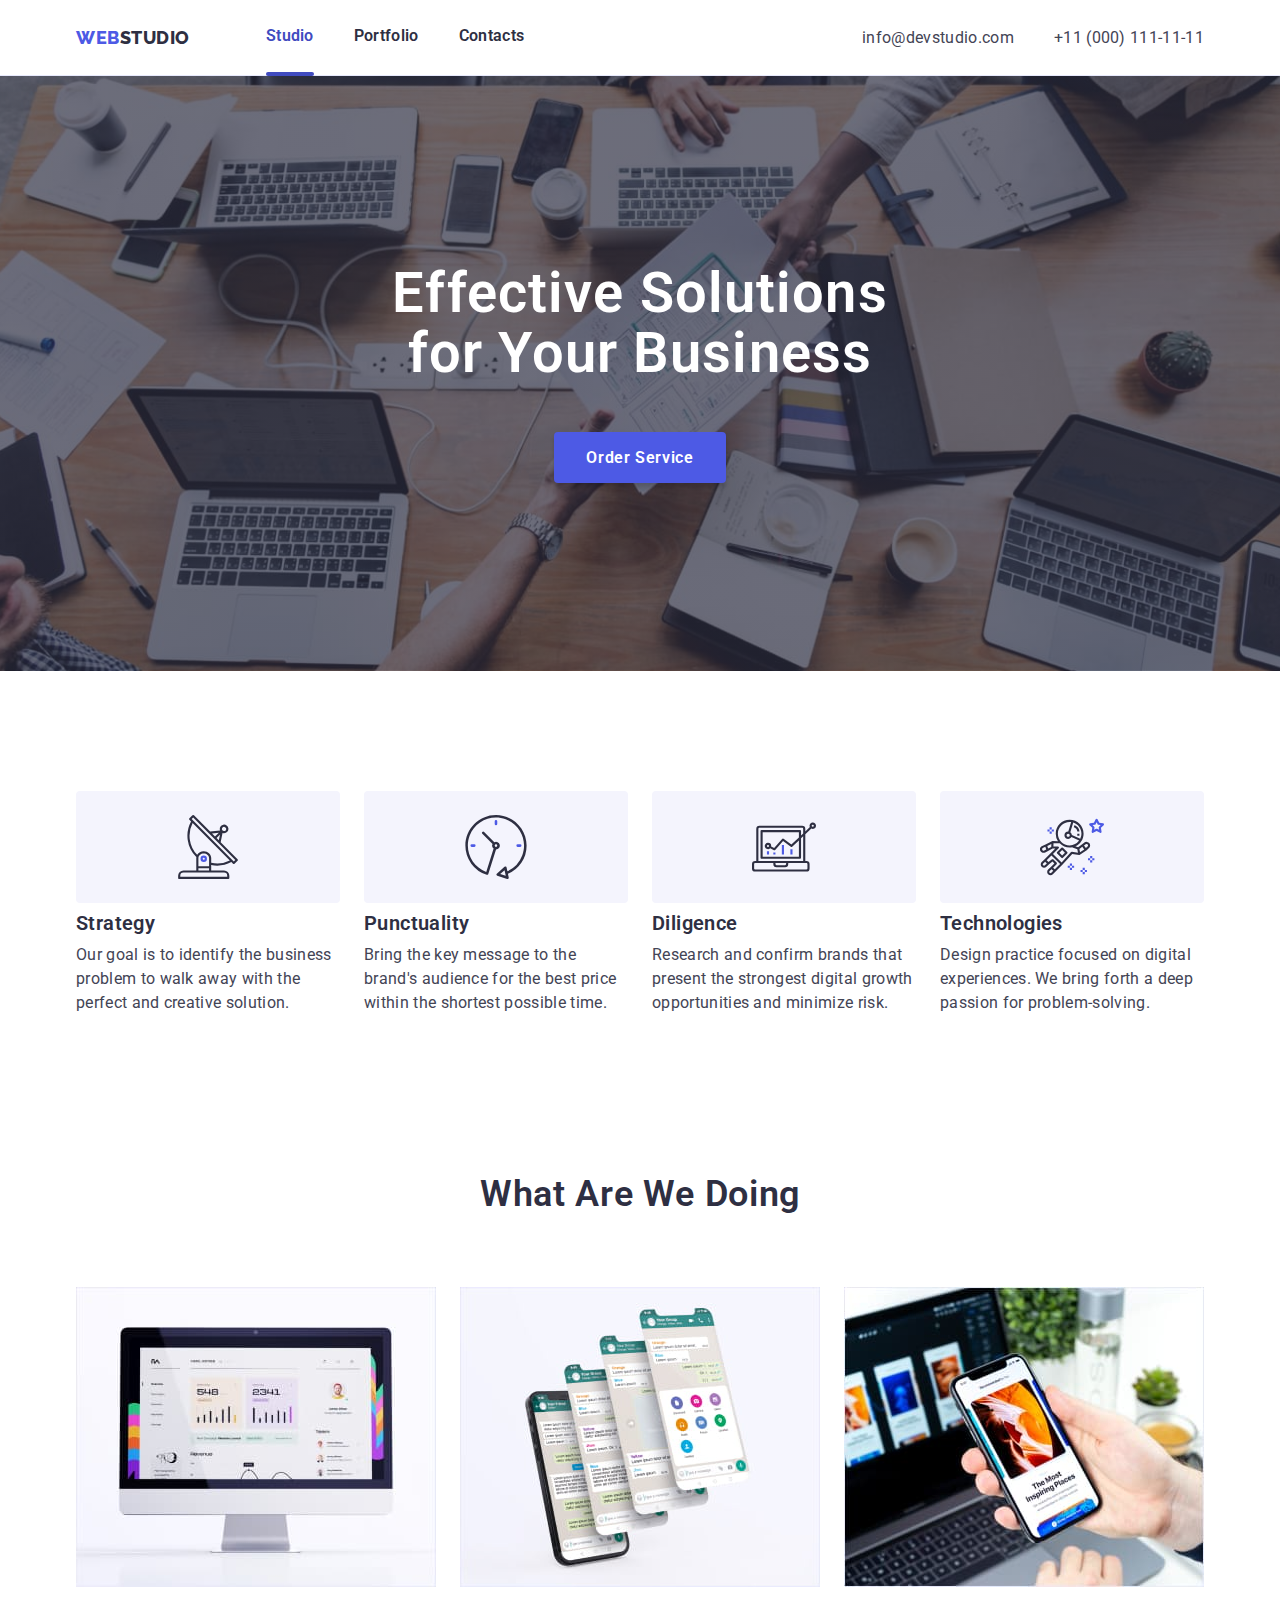
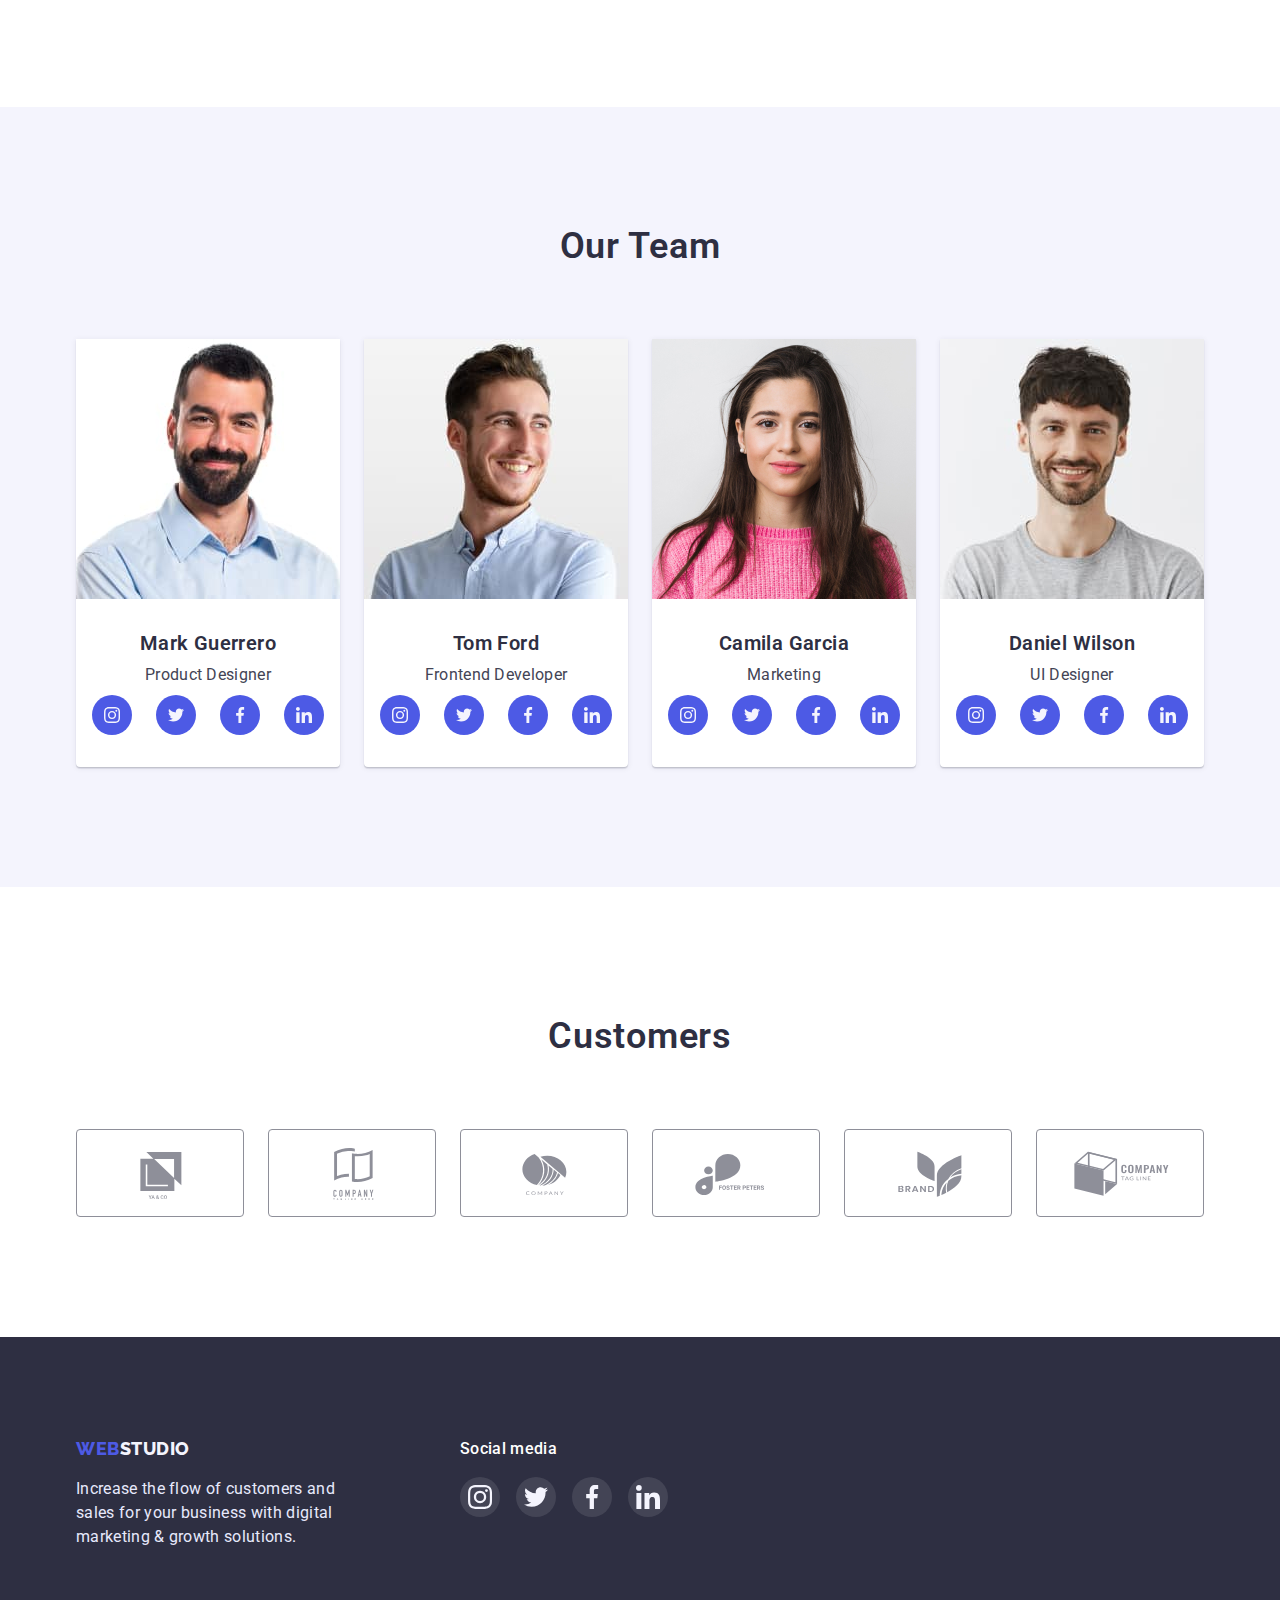
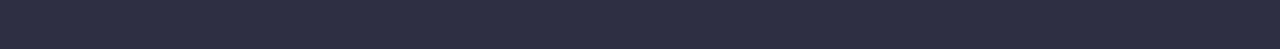
<file: index.html>
<!DOCTYPE html>
<html lang="en">
  <head>
    <meta charset="UTF-8" />
    <meta http-equiv="X-UA-Compatible" content="IE=edge" />
    <meta name="viewport" content="width=device-width, initial-scale=1.0" />
    <title>WebStudio</title>
    <link rel="preconnect" href="https://fonts.googleapis.com" />
    <link rel="preconnect" href="https://fonts.gstatic.com" crossorigin />
    <link
      href="https://fonts.googleapis.com/css2?family=Raleway:wght@800&family=Roboto:wght@400;500;700;900&display=swap"
      rel="stylesheet"
    />
    <link
      rel="stylesheet"
      href="https://cdnjs.cloudflare.com/ajax/libs/modern-normalize/1.1.0/modern-normalize.min.css"
    />
    <link rel="stylesheet" href="./css/styles.css" />
  </head>
  <body>
    <!--Header-->
    <header class="header">
      <div class="container nav-flex">
        <nav class="header-navigation">
          <a class="logo link" href="./index.html"
            ><span class="logo-accent">WEB</span>STUDIO</a
          >
          <ul class="header-list list">
            <li class="header-item">
              <a class="header-link link active-link" href="./index.html"
                >Studio</a
              >
            </li>
            <li class="header-item">
              <a class="header-link link" href="./portfolio.html">Portfolio</a>
            </li>
            <li class="header-item">
              <a class="header-link link" href="">Contacts</a>
            </li>
          </ul>
        </nav>
        <ul class="header-contacts-list list">
          <li class="contacts-item">
            <a class="contacts-link link" href="mailto:info@devstudio.com"
              >info@devstudio.com</a
            >
          </li>
          <li class="contacts-item">
            <a class="contacts-link link" href="tel:+110001111111"
              >+11 (000) 111-11-11</a
            >
          </li>
        </ul>
      </div>
    </header>

    <!--Main-->
    <main>
      <!--Hero-->
      <section class="hero hero-section">
        <div class="container">
          <div class="">
            <h1 class="hero-title">
              Effective Solutions<br />for Your Business
            </h1>
            <button data-modal-open class="hero-btn btn" type="button">
              Order Service
            </button>
          </div>
        </div>
      </section>

      <!--Section 1 BENEFITS-->
      <section class="benefits section">
        <div class="container">
          <ul class="benefits-list-icon list">
            <li class="benefits-item-icon">
              <svg class="benefits-icon" width="64" height="64">
                <use href="./images/icons.svg#icon-antenna"></use>
              </svg>
            </li>
            <li class="benefits-item-icon">
              <svg class="benefits-icon" width="64" height="64">
                <use href="./images/icons.svg#icon-clock"></use>
              </svg>
            </li>
            <li class="benefits-item-icon">
              <svg class="benefits-icon" width="64" height="64">
                <use href="./images/icons.svg#icon-diagram"></use>
              </svg>
            </li>
            <li class="benefits-item-icon">
              <svg class="benefits-icon" width="64" height="64">
                <use href="./images/icons.svg#icon-astronaut"></use>
              </svg>
            </li>
          </ul>
          <ul class="benefits-list list">
            <li class="benefits-item">
              <h3 class="benefits-heading">Strategy</h3>
              <p class="benefits-text">
                Our goal is to identify the business problem to walk away with
                the perfect and creative solution.
              </p>
            </li>
            <li class="benefits-item">
              <h3 class="benefits-heading">Punctuality</h3>
              <p class="benefits-text">
                Bring the key message to the brand's audience for the best price
                within the shortest possible time.
              </p>
            </li>
            <li class="benefits-item">
              <h3 class="benefits-heading">Diligence</h3>
              <p class="benefits-text">
                Research and confirm brands that present the strongest digital
                growth opportunities and minimize risk.
              </p>
            </li>
            <li class="benefits-item">
              <h3 class="benefits-heading">Technologies</h3>
              <p class="benefits-text">
                Design practice focused on digital experiences. We bring forth a
                deep passion for problem-solving.
              </p>
            </li>
          </ul>
        </div>
      </section>

      <!--Section 2 - JOB-->
      <section class="job section">
        <div class="container">
          <h2 class="job-title">What are we doing</h2>
          <ul class="job-list list">
            <li class="job-item">
              <img
                src="./images/laptop.jpg"
                alt="laptop"
                width="360"
                height="300"
              />
            </li>
            <li class="job-item">
              <img
                src="./images/smartphones.jpg"
                alt="smartphone"
                width="360"
                height="300"
              />
            </li>
            <li class="job-item">
              <img
                src="./images/laptopandphone.jpg"
                alt="laptop and smartphone"
                width="360"
                height="300"
              />
            </li>
          </ul>
        </div>
      </section>

      <!--Section 3 - TEAM-->
      <section class="team section">
        <div class="container">
          <h2 class="team-title">Our Team</h2>
          <ul class="team-list list">
            <li class="team-item">
              <img
                src="./images/mark-guerrero.jpg"
                alt="Team member Mark Guerrero"
                width="264"
                height="260"
              />
              <div class="team-members">
                <h3 class="team-item-title">Mark Guerrero</h3>
                <p class="team-text">Product Designer</p>
                <ul class="soc-list list">
                  <li class="soc-item">
                    <a class="soc-link link" href=""
                      ><svg class="team-soc-icon" width="16" height="16">
                        <use
                          href="./images/icons.svg#icon-instagram"
                        ></use></svg
                    ></a>
                  </li>
                  <li class="soc-item">
                    <a class="soc-link link" href=""
                      ><svg class="team-soc-icon" width="16" height="16">
                        <use href="./images/icons.svg#icon-twitter"></use></svg
                    ></a>
                  </li>
                  <li class="soc-item">
                    <a class="soc-link link" href=""
                      ><svg class="team-soc-icon" width="16" height="16">
                        <use href="./images/icons.svg#icon-facebook"></use></svg
                    ></a>
                  </li>
                  <li class="soc-item">
                    <a class="soc-link link" href=""
                      ><svg class="team-soc-icon" width="16" height="16">
                        <use href="./images/icons.svg#icon-linkedin"></use></svg
                    ></a>
                  </li>
                </ul>
              </div>
            </li>
            <li class="team-item">
              <img
                src="./images/tom-ford.jpg"
                alt="Team member Tom Ford"
                width="264"
                height="260"
              />
              <div class="team-members">
                <h3 class="team-item-title">Tom Ford</h3>
                <p class="team-text">Frontend Developer</p>
                <ul class="soc-list list">
                  <li class="soc-item">
                    <a class="soc-link link" href=""
                      ><svg class="team-soc-icon" width="16" height="16">
                        <use
                          href="./images/icons.svg#icon-instagram"
                        ></use></svg
                    ></a>
                  </li>
                  <li class="soc-item">
                    <a class="soc-link link" href=""
                      ><svg class="team-soc-icon" width="16" height="16">
                        <use href="./images/icons.svg#icon-twitter"></use></svg
                    ></a>
                  </li>
                  <li class="soc-item">
                    <a class="soc-link link" href=""
                      ><svg class="team-soc-icon" width="16" height="16">
                        <use href="./images/icons.svg#icon-facebook"></use></svg
                    ></a>
                  </li>
                  <li class="soc-item">
                    <a class="soc-link link" href=""
                      ><svg class="team-soc-icon" width="16" height="16">
                        <use href="./images/icons.svg#icon-linkedin"></use></svg
                    ></a>
                  </li>
                </ul>
              </div>
            </li>
            <li class="team-item">
              <img
                src="./images/camila-garcia.jpg"
                alt="Team member Camila Garcia"
                width="264"
                height="260"
              />
              <div class="team-members">
                <h3 class="team-item-title">Camila Garcia</h3>
                <p class="team-text">Marketing</p>
                <ul class="soc-list list">
                  <li class="soc-item">
                    <a class="soc-link link" href=""
                      ><svg class="team-soc-icon" width="16" height="16">
                        <use
                          href="./images/icons.svg#icon-instagram"
                        ></use></svg
                    ></a>
                  </li>
                  <li class="soc-item">
                    <a class="soc-link link" href=""
                      ><svg class="team-soc-icon" width="16" height="16">
                        <use href="./images/icons.svg#icon-twitter"></use></svg
                    ></a>
                  </li>
                  <li class="soc-item">
                    <a class="soc-link link" href=""
                      ><svg class="team-soc-icon" width="16" height="16">
                        <use href="./images/icons.svg#icon-facebook"></use></svg
                    ></a>
                  </li>
                  <li class="soc-item">
                    <a class="soc-link link" href=""
                      ><svg class="team-soc-icon" width="16" height="16">
                        <use href="./images/icons.svg#icon-linkedin"></use></svg
                    ></a>
                  </li>
                </ul>
              </div>
            </li>
            <li class="team-item">
              <img
                src="./images/daniel-wilson.jpg"
                alt="Team member Daniel Wilson"
                width="264"
                height="260"
              />
              <div class="team-members">
                <h3 class="team-item-title">Daniel Wilson</h3>
                <p class="team-text">UI Designer</p>
                <ul class="soc-list list">
                  <li class="soc-item">
                    <a class="soc-link link" href=""
                      ><svg class="team-soc-icon" width="16" height="16">
                        <use
                          href="./images/icons.svg#icon-instagram"
                        ></use></svg
                    ></a>
                  </li>
                  <li class="soc-item">
                    <a class="soc-link link" href=""
                      ><svg class="team-soc-icon" width="16" height="16">
                        <use href="./images/icons.svg#icon-twitter"></use></svg
                    ></a>
                  </li>
                  <li class="soc-item">
                    <a class="soc-link link" href=""
                      ><svg class="team-soc-icon" width="16" height="16">
                        <use href="./images/icons.svg#icon-facebook"></use></svg
                    ></a>
                  </li>
                  <li class="soc-item">
                    <a class="soc-link link" href=""
                      ><svg class="team-soc-icon" width="16" height="16">
                        <use href="./images/icons.svg#icon-linkedin"></use></svg
                    ></a>
                  </li>
                </ul>
              </div>
            </li>
          </ul>
        </div>
      </section>

      <!-- Section 4 - CUSTOMERS -->
      <section class="customers section">
        <div class="container">
          <h2 class="customers-title">Customers</h2>
          <ul class="customers-list list">
            <li class="customer-item">
              <a class="customer-link link" href="">
                <svg class="customer-icon" width="104" height="56">
                  <use href="./images/icons.svg#icon-Logo1"></use>
                </svg>
              </a>
            </li>
            <li class="customer-item">
              <a class="customer-link link" href=""
                ><svg class="customer-icon" width="104" height="56">
                  <use href="./images/icons.svg#icon-Logo2"></use></svg
              ></a>
            </li>
            <li class="customer-item">
              <a class="customer-link link" href=""
                ><svg class="customer-icon" width="104" height="56">
                  <use href="./images/icons.svg#icon-Logo3"></use></svg
              ></a>
            </li>
            <li class="customer-item">
              <a class="customer-link link" href=""
                ><svg class="customer-icon" width="104" height="56">
                  <use href="./images/icons.svg#icon-Logo4"></use></svg
              ></a>
            </li>
            <li class="customer-item">
              <a class="customer-link link" href=""
                ><svg class="customer-icon" width="104" height="56">
                  <use href="./images/icons.svg#icon-Logo5"></use></svg
              ></a>
            </li>
            <li class="customer-item">
              <a class="customer-link link" href=""
                ><svg class="customer-icon" width="104" height="56">
                  <use href="./images/icons.svg#icon-Logo6"></use></svg
              ></a>
            </li>
          </ul>
        </div>
      </section>
    </main>

    <!--Footer-->
    <footer class="footer">
      <div class="container footer-flex">
        <div>
          <a class="footer-logo link" href="./index.html"
            ><span class="logo-accent">WEB</span>STUDIO</a
          >
          <p class="footer-text">
            Increase the flow of customers and sales for your business with
            digital marketing & growth solutions.
          </p>
        </div>
        <div>
          <p class="footer-text-soc">Social media</p>
          <ul class="footer-list list">
            <li class="footer-item">
              <a class="footer-link link" href=""
                ><svg class="footer-soc-icon" witdh="24" height="24">
                  <use href="./images/icons.svg#icon-instagram"></use></svg
              ></a>
            </li>
            <li class="footer-item">
              <a class="footer-link link" href=""
                ><svg class="footer-soc-icon" witdh="24" height="24">
                  <use href="./images/icons.svg#icon-twitter"></use></svg
              ></a>
            </li>
            <li class="footer-item">
              <a class="footer-link link" href=""
                ><svg class="footer-soc-icon" witdh="24" height="24">
                  <use href="./images/icons.svg#icon-facebook"></use></svg
              ></a>
            </li>
            <li class="footer-item">
              <a class="footer-link link" href=""
                ><svg class="footer-soc-icon" witdh="24" height="24">
                  <use href="./images/icons.svg#icon-linkedin"></use></svg
              ></a>
            </li>
          </ul>
        </div>
      </div>
    </footer>

    <!-- Modal -->
    <div data-modal class="backdrop is-hidden">
      <div class="modal">
        <button data-modal-close type="button" class="btn-close">
          <svg width="8" height="8">
            <use href="./images/icons.svg#icon-close-btn"></use>
          </svg>
        </button>
      </div>
    </div>
    <script src="./js/modal.js"></script>
  </body>
</html>
</file>
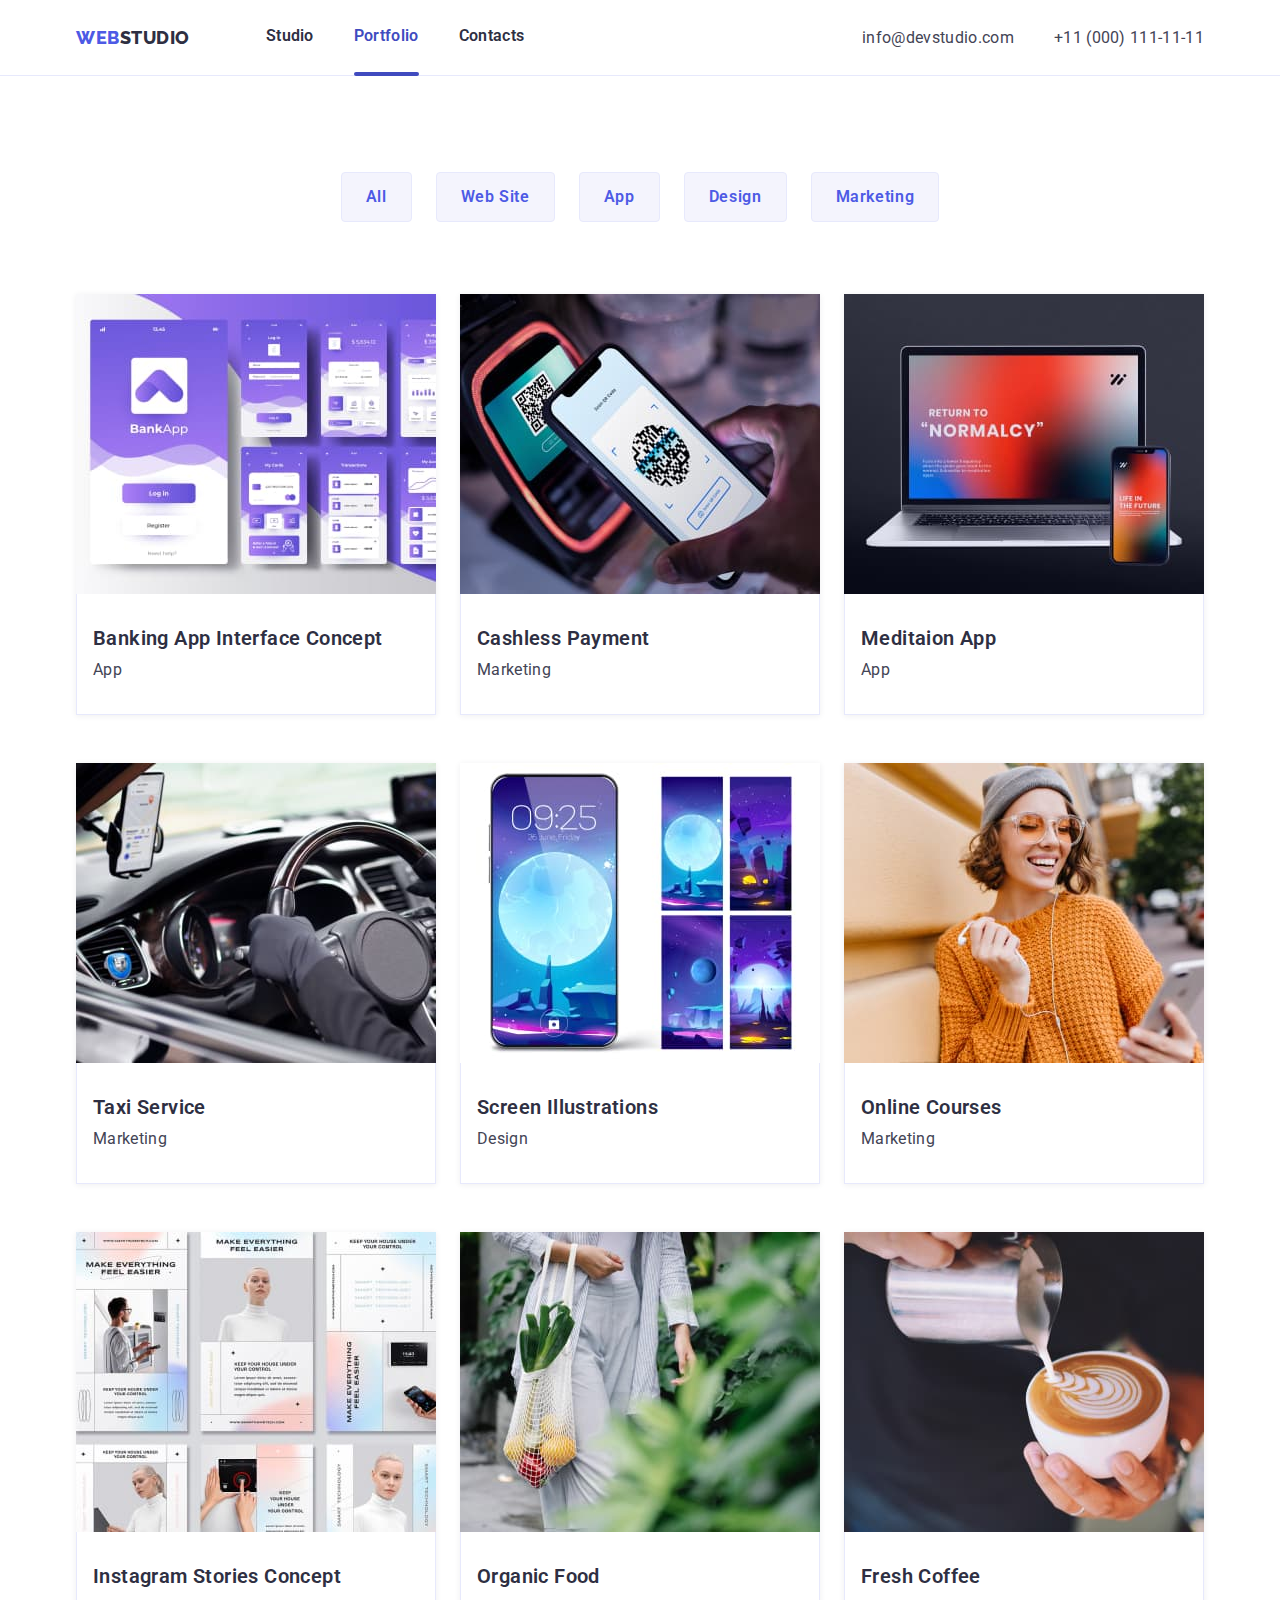
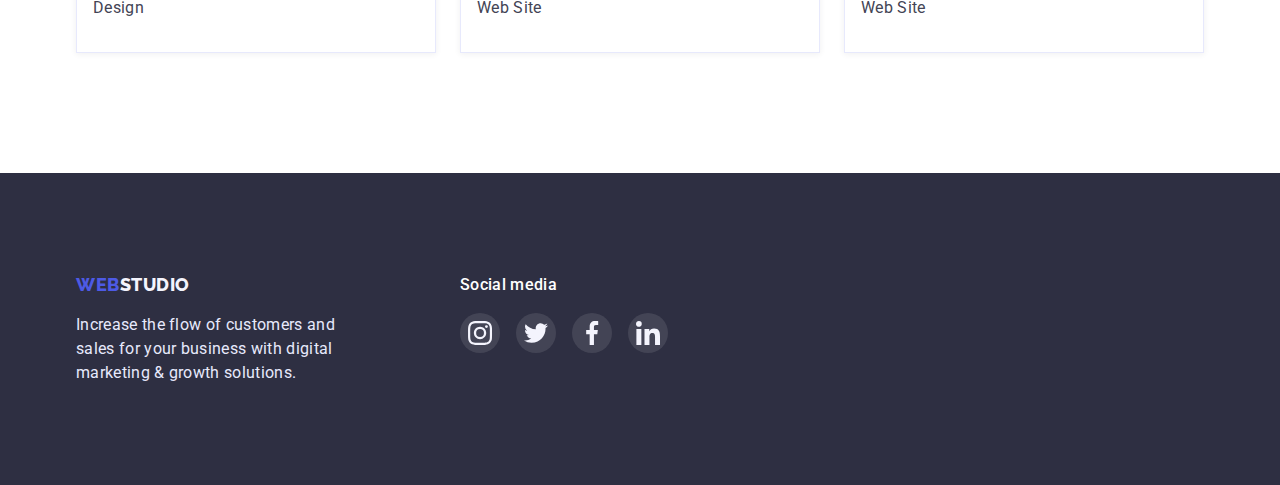
<file: portfolio.html>
<!DOCTYPE html>
<html lang="en">
  <head>
    <meta charset="UTF-8" />
    <meta http-equiv="X-UA-Compatible" content="IE=edge" />
    <meta name="viewport" content="width=device-width, initial-scale=1.0" />
    <title>Portfolio</title>
    <link rel="preconnect" href="https://fonts.googleapis.com" />
    <link rel="preconnect" href="https://fonts.gstatic.com" crossorigin />
    <link
      href="https://fonts.googleapis.com/css2?family=Raleway:wght@800&family=Roboto:wght@400;500;700;900&display=swap"
      rel="stylesheet"
    />
    <link
      rel="stylesheet"
      href="https://cdnjs.cloudflare.com/ajax/libs/modern-normalize/1.1.0/modern-normalize.min.css"
    />
    <link rel="stylesheet" href="./css/styles.css" />
  </head>
  <body>
    <!--Header-->
    <header class="header">
      <div class="container nav-flex">
        <nav class="header-navigation">
          <a class="logo link" href="./index.html"
            ><span class="logo-accent">WEB</span>STUDIO</a
          >
          <ul class="header-list list">
            <li class="header-item">
              <a class="header-link link" href="./index.html">Studio</a>
            </li>
            <li class="header-item">
              <a class="header-link link active-link" href="./portfolio.html"
                >Portfolio</a
              >
            </li>
            <li class="header-item">
              <a class="header-link link" href="">Contacts</a>
            </li>
          </ul>
        </nav>
        <ul class="header-contacts-list list">
          <li class="contacts-item">
            <a class="contacts-link link" href="mailto:info@devstudio.com"
              >info@devstudio.com</a
            >
          </li>
          <li class="contacts-item">
            <a class="contacts-link link" href="tel:+110001111111"
              >+11 (000) 111-11-11</a
            >
          </li>
        </ul>
      </div>
    </header>

    <!--Main-->
    <main>
      <section class="portfolio">
        <!--Filter buttons-->
        <div class="container">
          <ul class="portfolio-btn list">
            <li class="btn-item">
              <button class="portfolio-btn-item btn" type="button">All</button>
            </li>
            <li class="btn-item">
              <button class="portfolio-btn-item btn" type="button">
                Web Site
              </button>
            </li>
            <li class="btn-item">
              <button class="portfolio-btn-item btn" type="button">App</button>
            </li>
            <li class="btn-item">
              <button class="portfolio-btn-item btn" type="button">
                Design
              </button>
            </li>
            <li class="btn-item">
              <button class="portfolio-btn-item btn" type="button">
                Marketing
              </button>
            </li>
          </ul>

          <!--Projects-->
          <ul class="portfolio-list list">
            <li class="portfolio-item">
              <div class="box">
                <img
                  src="./images/project-img-1.jpg"
                  alt="project images"
                  width="360"
                  height="300"
                />
                <p class="overlay">
                  Lorem, ipsum dolor sit amet consectetur adipisicing elit. Sunt
                  libero eligendi tempore ea, earum ducimus et in! Rem ducimus
                  suscipit perferendis, sed vitae vero iste?
                </p>
              </div>
              <div class="portfolio-names">
                <h3 class="portfolio-title">Banking App Interface Concept</h3>
                <p class="portfolio-text">App</p>
              </div>
            </li>
            <li class="portfolio-item">
              <div class="box">
                <img
                  src="./images/project-img-2.jpg"
                  alt="project images"
                  width="360"
                  height="300"
                />
                <p class="overlay">
                  14 Stylish and User-Friendly App Design Concepts · Task
                  Manager App · Calorie Tracker App · Exotic Fruit Ecommerce App
                  · Cloud Storage App Cashless Payment Marketing
                </p>
              </div>
              <div class="portfolio-names">
                <h3 class="portfolio-title">Cashless Payment</h3>
                <p class="portfolio-text">Marketing</p>
              </div>
            </li>
            <li class="portfolio-item">
              <div class="box">
                <img
                  src="./images/project-img-3.jpg"
                  alt="project images"
                  width="360"
                  height="300"
                />
                <p class="overlay">
                  14 Stylish and User-Friendly App Design Concepts · Task
                  Manager App · Calorie Tracker App · Exotic Fruit Ecommerce App
                  · Cloud Storage App Cashless Payment Marketing
                </p>
              </div>
              <div class="portfolio-names">
                <h3 class="portfolio-title">Meditaion App</h3>
                <p class="portfolio-text">App</p>
              </div>
            </li>
            <li class="portfolio-item">
              <div class="box">
                <img
                  src="./images/project-img-4.jpg"
                  alt="project images"
                  width="360"
                  height="300"
                />
                <p class="overlay">
                  14 Stylish and User-Friendly App Design Concepts · Task
                  Manager App · Calorie Tracker App · Exotic Fruit Ecommerce App
                  · Cloud Storage App Cashless Payment Marketing
                </p>
              </div>
              <div class="portfolio-names">
                <h3 class="portfolio-title">Taxi Service</h3>
                <p class="portfolio-text">Marketing</p>
              </div>
            </li>
            <li class="portfolio-item">
              <div class="box">
                <img
                  src="./images/project-img-5.jpg"
                  alt="project images"
                  width="360"
                  height="300"
                />
                <p class="overlay">
                  14 Stylish and User-Friendly App Design Concepts · Task
                  Manager App · Calorie Tracker App · Exotic Fruit Ecommerce App
                  · Cloud Storage App Cashless Payment Marketing
                </p>
              </div>
              <div class="portfolio-names">
                <h3 class="portfolio-title">Screen Illustrations</h3>
                <p class="portfolio-text">Design</p>
              </div>
            </li>
            <li class="portfolio-item">
              <div class="box">
                <img
                  src="./images/project-img-6.jpg"
                  alt="project images"
                  width="360"
                  height="300"
                />
                <p class="overlay">
                  14 Stylish and User-Friendly App Design Concepts · Task
                  Manager App · Calorie Tracker App · Exotic Fruit Ecommerce App
                  · Cloud Storage App Cashless Payment Marketing
                </p>
              </div>
              <div class="portfolio-names">
                <h3 class="portfolio-title">Online Courses</h3>
                <p class="portfolio-text">Marketing</p>
              </div>
            </li>
            <li class="portfolio-item">
              <div class="box">
                <img
                  src="./images/project-img-7.jpg"
                  alt="project images"
                  width="360"
                  height="300"
                />
                <p class="overlay">
                  14 Stylish and User-Friendly App Design Concepts · Task
                  Manager App · Calorie Tracker App · Exotic Fruit Ecommerce App
                  · Cloud Storage App Cashless Payment Marketing
                </p>
              </div>
              <div class="portfolio-names">
                <h3 class="portfolio-title">Instagram Stories Concept</h3>
                <p class="portfolio-text">Design</p>
              </div>
            </li>
            <li class="portfolio-item">
              <div class="box">
                <img
                  src="./images/project-img-8.jpg"
                  alt="project images"
                  width="360"
                  height="300"
                />
                <p class="overlay">
                  14 Stylish and User-Friendly App Design Concepts · Task
                  Manager App · Calorie Tracker App · Exotic Fruit Ecommerce App
                  · Cloud Storage App Cashless Payment Marketing
                </p>
              </div>
              <div class="portfolio-names">
                <h3 class="portfolio-title">Organic Food</h3>
                <p class="portfolio-text">Web Site</p>
              </div>
            </li>
            <li class="portfolio-item">
              <div class="box">
                <img
                  src="./images/project-img-9.jpg"
                  alt="project images"
                  width="360"
                  height="300"
                />
                <p class="overlay">
                  14 Stylish and User-Friendly App Design Concepts · Task
                  Manager App · Calorie Tracker App · Exotic Fruit Ecommerce App
                  · Cloud Storage App Cashless Payment Marketing
                </p>
              </div>
              <div class="portfolio-names">
                <h3 class="portfolio-title">Fresh Coffee</h3>
                <p class="portfolio-text">Web Site</p>
              </div>
            </li>
          </ul>
        </div>
      </section>
    </main>
    <!--Footer-->
    <footer class="footer">
      <div class="container footer-flex">
        <div>
          <a class="footer-logo link" href="./index.html"
            ><span class="logo-accent">WEB</span>STUDIO</a
          >
          <p class="footer-text">
            Increase the flow of customers and sales for your business with
            digital marketing & growth solutions.
          </p>
        </div>
        <div>
          <p class="footer-text-soc">Social media</p>
          <ul class="footer-list list">
            <li class="footer-item">
              <a class="footer-link link" href=""
                ><svg class="footer-soc-icon" witdh="24" height="24">
                  <use href="./images/icons.svg#icon-instagram"></use></svg
              ></a>
            </li>
            <li class="footer-item">
              <a class="footer-link link" href=""
                ><svg class="footer-soc-icon" witdh="24" height="24">
                  <use href="./images/icons.svg#icon-twitter"></use></svg
              ></a>
            </li>
            <li class="footer-item">
              <a class="footer-link link" href=""
                ><svg class="footer-soc-icon" witdh="24" height="24">
                  <use href="./images/icons.svg#icon-facebook"></use></svg
              ></a>
            </li>
            <li class="footer-item">
              <a class="footer-link link" href=""
                ><svg class="footer-soc-icon" witdh="24" height="24">
                  <use href="./images/icons.svg#icon-linkedin"></use></svg
              ></a>
            </li>
          </ul>
        </div>
      </div>
    </footer>
  </body>
</html>
</file>
<file: css/styles.css>
/* main color accents
main background #ffffff
iris primary brand            #4D5AE5
navy blue headings            #2E2F42
slate body text               #434455
cornflower lght accent color  #E7E9FC
light slate helper text       #8E8F99
 */
:root {
  --navigation-list-color: #2e2f42;
  --benefits-title-color: #2e2f42;
  --accent-colr: #4d5ae5;
  --text-color: #434455;
  --section-title-color: #2e2f42;
}

p,
h1,
h2,
h3,
h4,
h5,
h6 {
  margin-top: 0;
  margin-bottom: 0;
}

ul {
  margin-top: 0;
  margin-bottom: 0;
  padding-left: 0;
}

img {
  display: block;
}

/* --------------GLOBAL STYLES------------- */
body {
  font-family: "Roboto", sans-serif;
  color: #2e2f42;
}

.link {
  text-decoration: none;
}

.list {
  list-style: none;
}

.btn {
  border: none;
}
.container {
  width: 1158px;
  padding-left: 15px;
  padding-right: 15px;
  margin: 0 auto;
  /* outline: 1px solid red; */
}

/* --------------HEADER------------- */
.logo,
.footer-logo {
  font-family: "Raleway", sans-serif;
  font-weight: 800;
  font-size: 18px;
  line-height: 1.33;
  display: flex;
  align-items: center;
  letter-spacing: 0.03em;
  text-transform: uppercase;
  color: #2e2f42;
}

.header {
  border-bottom: 1px solid #e7e9fc;
}

.logo-accent {
  color: var(--accent-colr);
}

.header-list {
  display: flex;
  gap: 40px;
}

.header-navigation {
  display: flex;
}

.header-navigation .logo {
  margin-right: 76px;
}

.nav-flex {
  display: flex;
  align-items: center;
}

.header-link {
  display: block;
  padding-top: 24px;
  padding-bottom: 27px;

  font-weight: 600;
  font-size: 16px;
  line-height: 1.5;
  letter-spacing: 0.02em;
  color: var(--navigation-list-color);

  transition: color 250ms cubic-bezier(0.4, 0, 0.2, 1);
}

.header-link:hover,
.header-link:focus {
  color: #404bbf;
}

.header-link:active {
  color: var(--accent-colr);
}

.header-item {
  position: relative;
}

.active-link::after {
  content: "";

  position: absolute;
  width: 100%;
  height: 4px;
  left: 0px;
  top: 48px;
  background: #404bbf;
  border-radius: 2px;
  transform: translateY(24px);
}

.active-link {
  color: #404bbf;
}

.header-contacts-list {
  display: flex;
  gap: 40px;
  margin-left: auto;
}

.contacts-link {
  font-size: 16px;
  line-height: 1.5;
  letter-spacing: 0.02em;
  color: #434455;

  transition: color 250ms cubic-bezier(0.4, 0, 0.2, 1);
}

.contacts-link:hover,
.contacts-link:focus {
  color: var(--accent-colr);
}

/* --------------HERO------------- */
.hero {
  background-color: #2e2f42;
}

.hero-section {
  padding-top: 188px;
  padding-bottom: 188px;
  margin: 0 auto;

  max-width: 1440px;
  background-image: linear-gradient(
      rgba(46, 47, 66, 0.7),
      rgba(46, 47, 66, 0.7)
    ),
    url(../images/hero-bg.jpg);
  background-position: center;
  background-repeat: no-repeat;
  background-size: cover;
}

.hero-title {
  font-weight: 600;
  font-size: 56px;
  line-height: 1.07;
  text-align: center;
  letter-spacing: 0.02em;
  color: #ffffff;

  margin-bottom: 48px;
}

.hero-btn {
  background-color: var(--accent-colr);

  box-shadow: 0px 4px 4px rgba(0, 0, 0, 0.15);
  border-radius: 4px;

  font-family: inherit;
  font-weight: 600;
  font-size: 16px;
  line-height: 1.19;

  display: flex;
  align-items: center;
  letter-spacing: 0.04em;
  color: #ffffff;
  cursor: pointer;
  padding: 16px 32px;
  margin: 0 auto;

  transition: background-color 250ms cubic-bezier(0.4, 0, 0.2, 1);
}

.hero-btn:hover,
.hero-btn:focus {
  background-color: #404bbf;
}

/* --------------SECTIONS PADDINGS------------- */
/* .section {
padding-top: 120px;
padding-bottom: 120px;
} */

/* --------------BENEFITS------------- */
.benefits {
  padding-top: 120px;
  padding-bottom: 120px;
}

.benefits-list-icon {
  display: flex;
  gap: 24px;
}

.benefits-item-icon {
  display: flex;
  justify-content: center;
  align-items: center;
  height: 112px;
  width: 264px;
  background: #f4f4fd;
  border-radius: 4px;
}

.benefits-heading {
  font-weight: 600;
  font-size: 20px;
  line-height: 1.2;
  letter-spacing: 0.02em;
  color: var(--benefits-title-color);
  margin-bottom: 8px;
  margin-top: 8px;
}

.benefits-list {
  display: flex;
  gap: 24px;
}

.benefits-text {
  font-size: 16px;
  line-height: 1.5;
  letter-spacing: 0.02em;
  color: var(--text-color);
  height: 112px;
  width: 264px;
}

/* --------------JOB------------- */
.job-title,
.team-title,
.customers-title {
  font-weight: 600;
  font-size: 36px;
  line-height: 1.11;
  text-align: center;
  letter-spacing: 0.02em;
  text-transform: capitalize;
  color: var(--section-title-color);
}

.job {
  padding-bottom: 120px;
}
.job-title {
  margin-bottom: 72px;
}

.job-list {
  display: flex;
  gap: 24px;
}

.job-item {
  width: calc((100% -48px) / 3);
}

/* --------------TEAM------------- */
.team {
  background-color: #f4f4fd;
  padding-top: 120px;
  padding-bottom: 120px;
}

.team-title {
  margin-bottom: 72px;
}

.team-list {
  display: flex;
  gap: 24px;
}

.team-item {
  display: flex;
  flex-direction: column;
  justify-content: center;
  align-items: center;
  width: calc((100% - 72px) / 4);

  background: #ffffff;
  box-shadow: 0px 1px 6px rgba(46, 47, 66, 0.08),
    0px 1px 1px rgba(46, 47, 66, 0.16), 0px 2px 1px rgba(46, 47, 66, 0.08);
  border-radius: 0px 0px 4px 4px;
}

.team-members {
  padding-top: 32px;
  padding-bottom: 32px;
}

.team-item-title {
  font-weight: 600;
  font-size: 20px;
  line-height: 1.2;
  text-align: center;
  letter-spacing: 0.02em;
  color: var(--benefits-title-color);
  margin-bottom: 8px;
}

.team-text {
  font-size: 16px;
  line-height: 1.5;
  text-align: center;
  letter-spacing: 0.02em;
  color: var(--text-color);

  margin-bottom: 8px;
}

.soc-list {
  display: flex;
  justify-content: center;
  gap: 24px;
}

.soc-item {
  width: 40px;
  height: 40px;
}

.soc-link {
  width: 100%;
  height: 100%;
  border-radius: 50%;
  display: flex;
  align-items: center;
  justify-content: center;

  background: #4d5ae5;
  transition: background 250ms cubic-bezier(0.4, 0, 0.2, 1);
}

.team-soc-icon {
  fill: #f4f4fd;
}

.soc-link:focus,
.soc-link:hover {
  background-color: #404bbf;
}

/* --------------CUSTOMERS---------- */
.customers {
  padding-top: 130px;
  padding-bottom: 120px;
}

.customers-title {
  margin-bottom: 72px;
}

.customers-list {
  display: flex;
  justify-content: center;
  gap: 24px;
}

.customer-item {
  width: 168px;
  height: 88px;
}

.customer-link {
  width: 100%;
  height: 100%;
  border: 1px solid #8e8f99;
  border-radius: 4px;
  display: flex;
  justify-content: center;
  align-items: center;
  transition: border-color 250ms cubic-bezier(0.4, 0, 0.2, 1);
}

.customer-icon {
  fill: #8e8f99;
  transition: fill 250ms cubic-bezier(0.4, 0, 0.2, 1);
}

.customer-link:focus,
.customer-link:hover {
  border-color: #404bbf;
}

.customer-link:focus .customer-icon,
.customer-link:hover .customer-icon {
  border-color: #404bbf;
  fill: #404bbf;
}

/* --------------FOOTER------------- */
.footer-flex {
  display: flex;
  gap: 120px;
}

.footer {
  background-color: #2e2f42;
  padding-top: 100px;
  padding-bottom: 100px;
}

.footer-logo {
  color: #f4f4fd;
  margin-bottom: 16px;
}

.footer-text {
  font-size: 16px;
  line-height: 1.5;
  letter-spacing: 0.02em;
  color: #e7e9fc;
  max-width: 264px;
}

.footer-text-soc {
  font-weight: 500;
  font-size: 16px;
  line-height: 1.5;
  letter-spacing: 0.02em;
  color: #ffffff;

  margin-bottom: 16px;
}

.footer-list {
  display: flex;
  justify-content: center;
  gap: 16px;
}

.footer-item {
  width: 40px;
  height: 40px;
}

.footer-link {
  width: 100%;
  height: 100%;
  display: flex;
  border-radius: 50%;
  align-items: center;
  justify-content: center;

  background: rgba(255, 255, 255, 0.1);

  transition: background 250ms cubic-bezier(0.4, 0, 0.2, 1);
}

.footer-soc-icon {
  fill: #f4f4fd;
}

.footer-link:hover,
.footer-link:focus {
  background: #31d0aa;
}

/* --------------PORTFOLIO------------- */

/* --------------FILTER BUTTONS------------- */
.portfolio {
  padding-top: 96px;
  padding-bottom: 120px;
}
.portfolio-btn {
  display: flex;
  padding: 0px;
  gap: 24px;
  justify-content: center;
  margin-bottom: 72px;
}

.portfolio-btn-item {
  background-color: #f4f4fd;
  font-family: inherit;
  font-weight: 600;
  font-size: 16px;
  line-height: 1.5;
  display: flex;
  align-items: center;
  text-align: center;
  letter-spacing: 0.04em;
  color: var(--accent-colr);
  cursor: pointer;

  display: flex;
  flex-direction: row;
  justify-content: center;
  align-items: center;
  padding: 12px 24px;
  border: 1px solid #e7e9fc;
  border-radius: 4px;
  flex: none;
  order: 4;
  flex-grow: 0;

  transition: box-shadow 250ms cubic-bezier(0.4, 0, 0.2, 1),
    background-color 250ms cubic-bezier(0.4, 0, 0.2, 1),
    border 250ms cubic-bezier(0.4, 0, 0.2, 1),
    color 250ms cubic-bezier(0.4, 0, 0.2, 1);
}

.portfolio-btn-item:hover,
.portfolio-btn-item:focus {
  background-color: var(--accent-colr);
  color: #ffffff;

  box-shadow: 0px 3px 1px rgba(0, 0, 0, 0.1), 0px 2px 1px rgba(0, 0, 0, 0.08),
    0px 2px 2px rgba(0, 0, 0, 0.12);
  border: 1px solid var(--accent-colr);
}

/* --------------PROJECTS------------- */
.portfolio-list {
  display: flex;
  flex-wrap: wrap;
  column-gap: 24px;
  row-gap: 48px;
}

.portfolio-item {
  width: calc((100% - 24px * 2) / 3);
  box-shadow: 0px 1px 6px rgba(46, 47, 66, 0.08);

  transition: box-shadow 250ms cubic-bezier(0.4, 0, 0.2, 1);
}

.portfolio-item:focus,
.portfolio-item:hover {
  box-shadow: 0px 1px 6px rgba(46, 47, 66, 0.08),
    0px 1px 1px rgba(46, 47, 66, 0.16), 0px 2px 1px rgba(46, 47, 66, 0.08);
}

.portfolio-title {
  font-weight: 600;
  font-size: 20px;
  line-height: 1.2;
  letter-spacing: 0.02em;
  color: var(--benefits-title-color);
  margin-bottom: 8px;
}

.portfolio-text {
  font-size: 16px;
  line-height: 1.5;
  letter-spacing: 0.02em;
  color: var(--text-color);
}

.portfolio-names {
  padding-top: 32px;
  padding-bottom: 32px;
  padding-left: 16px;

  border: 1px solid #e7e9fc;
  border-top: none;
}

.box {
  position: relative;
  overflow: hidden;
}

.overlay {
  position: absolute;
  top: 0;
  left: 0;
  width: 100%;
  height: 100%;
  background-color: #4d5ae5;

  padding: 32px 40px;
  font-weight: 400;
  font-size: 16px;
  line-height: 1.5;
  letter-spacing: 0.02em;
  color: #f4f4fd;

  transition: transform 250ms cubic-bezier(0.4, 0, 0.2, 1);
  transform: translatey(100%);
}

.portfolio-item:hover .overlay {
  transform: translatey(0);
}

/* --------------MODAL------------- */
.backdrop {
  position: fixed;
  width: 100%;
  height: 100%;
  left: 0px;
  top: 0px;
  z-index: 100;
  opacity: 1;

  background: rgba(46, 47, 66, 0.4);
  transition: opacity 250ms cubic-bezier(0.4, 0, 0.2, 1) visibility 250ms
    cubic-bezier(0.4, 0, 0.2, 1);
}

.backdrop.is-hidden {
  opacity: 0;
  visibility: hidden;
  pointer-events: none;
  /* transition: all 250ms cubic-bezier(0.4, 0, 0.2, 1); */
}

.backdrop.is-hidden .modal {
  transform: translate(-50%, -50%) scale(1.5);
}

.modal {
  position: absolute;
  width: 408px;
  min-height: 576px;
  left: 50%;
  top: 50%;
  transform: translate(-50%, -50%);

  background: #fcfcfc;
  box-shadow: 0px 1px 1px rgba(0, 0, 0, 0.14), 0px 1px 3px rgba(0, 0, 0, 0.12),
    0px 2px 1px rgba(0, 0, 0, 0.2);
  border-radius: 4px;

  transform: translate(-50%, -50%) scale(1);
  transition: transform 250ms cubic-bezier(0.4, 0, 0.2, 1);
}

.btn-close {
  position: absolute;
  top: 24px;
  right: 24px;
  width: 24px;
  height: 24px;
  background: #e7e9fc;
  border: 1px solid rgba(0, 0, 0, 0.1);
  border-radius: 50%;
}
</file>
